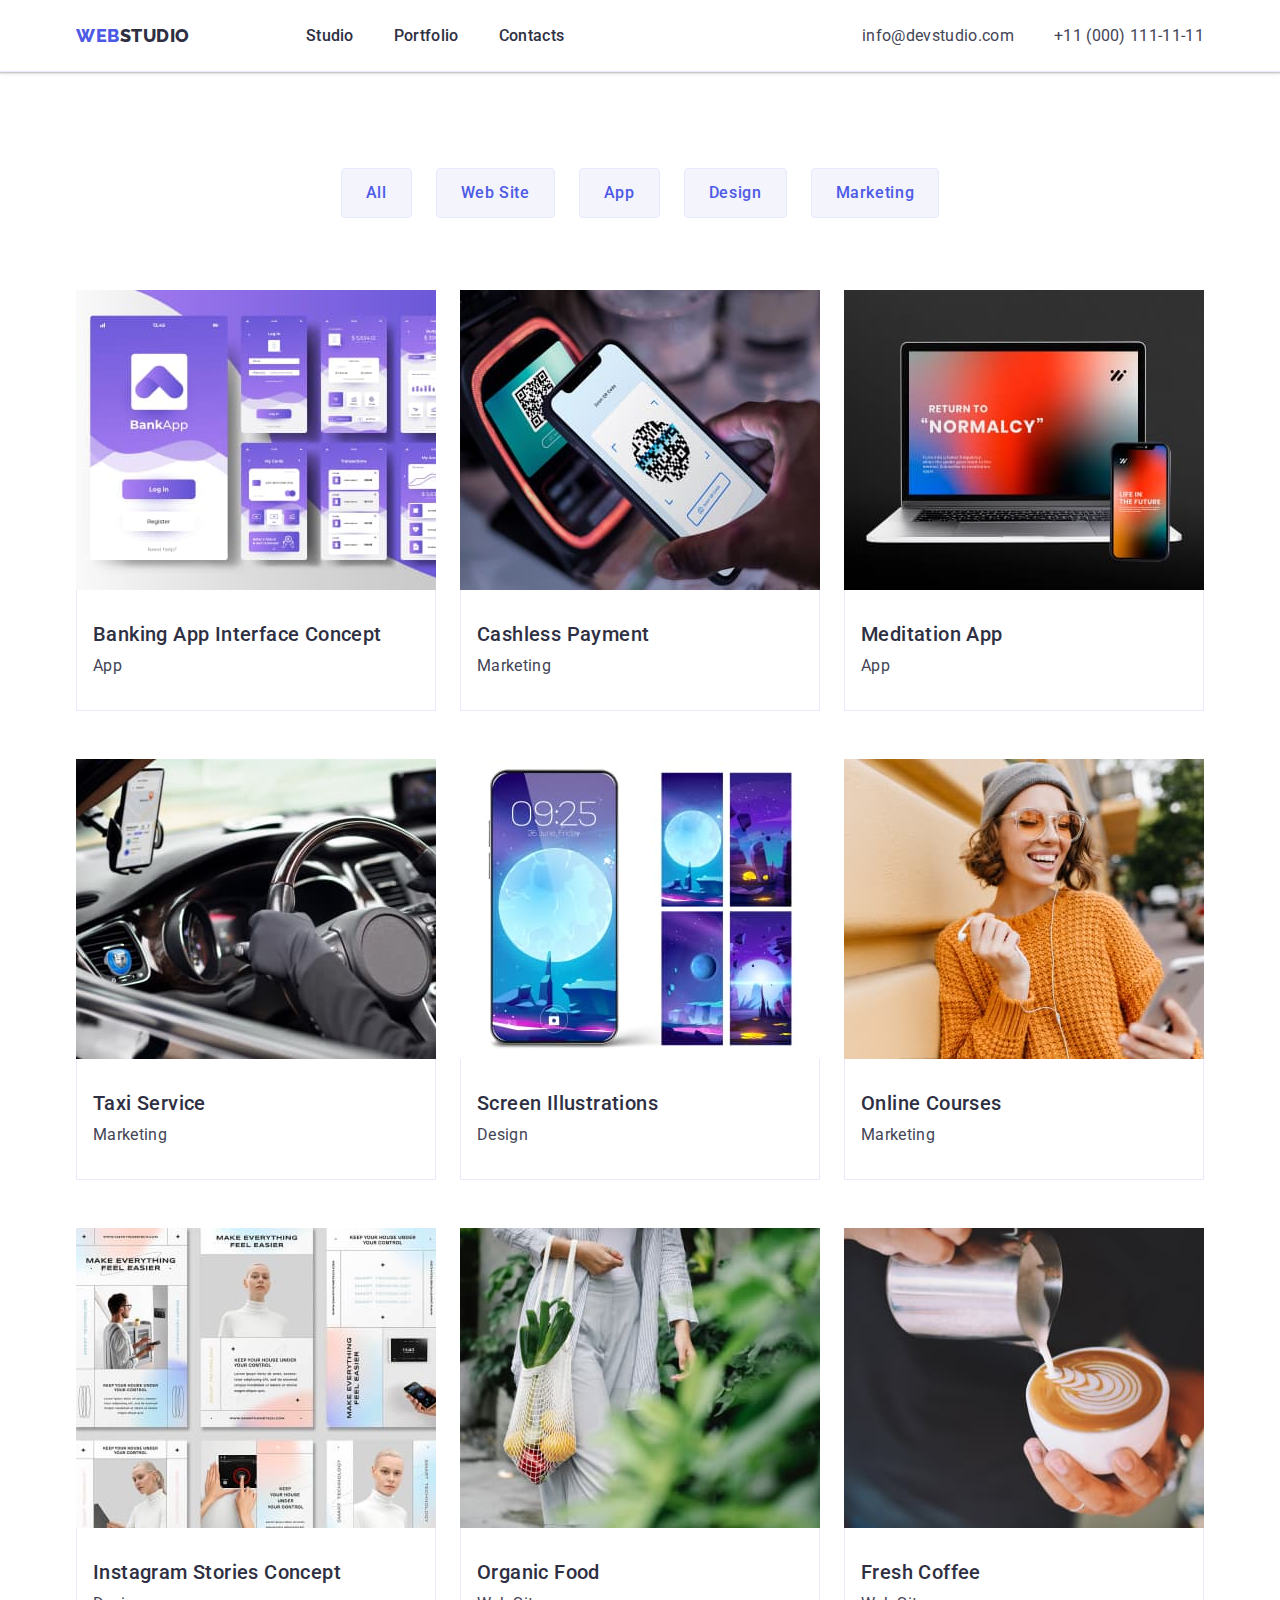
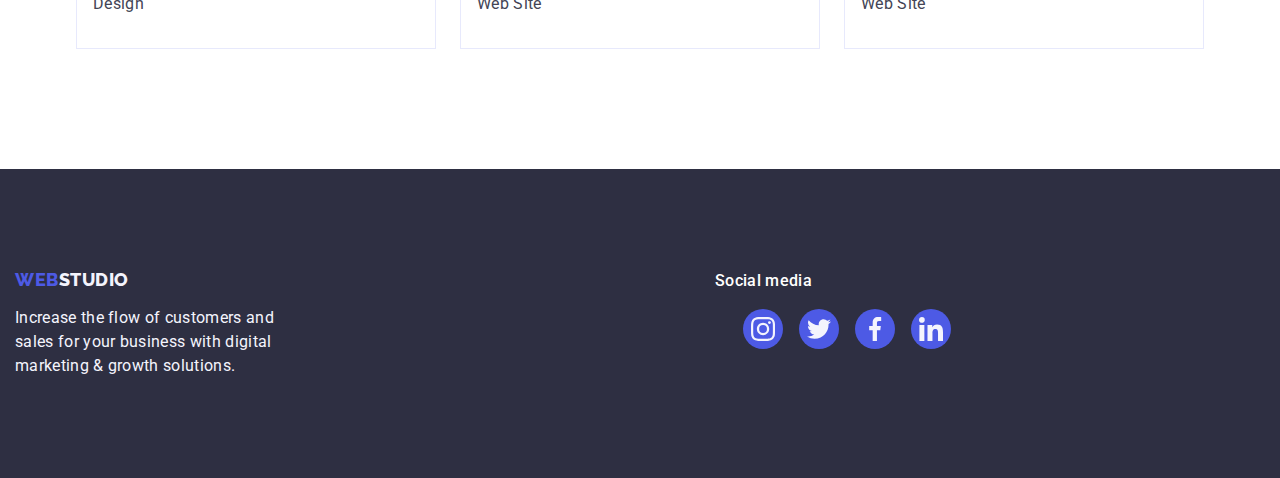
<file: portfolio.html>
<!DOCTYPE html>
<html lang="en">
  <head>
    <meta charset="UTF-8" />
    <meta name="viewport" content="width=device-width, initial-scale=1.0" />
    <link
      rel="stylesheet"
      href="https://cdnjs.cloudflare.com/ajax/libs/modern-normalize/2.0.0/modern-normalize.min.css"
      integrity="sha512-4xo8blKMVCiXpTaLzQSLSw3KFOVPWhm/TRtuPVc4WG6kUgjH6J03IBuG7JZPkcWMxJ5huwaBpOpnwYElP/m6wg=="
      crossorigin="anonymous"
      referrerpolicy="no-referrer"
    />
    <link rel="preconnect" href="https://fonts.googleapis.com" />
    <link rel="preconnect" href="https://fonts.gstatic.com" crossorigin />
    <link
      href="https://fonts.googleapis.com/css2?family=Raleway:wght@800&family=Roboto:wght@400;500;700;900&display=swap"
      rel="stylesheet"
    />
    <link rel="stylesheet" href="./css/styles.css" />
    <title>Portofolio</title>
  </head>
  <body>
    <!-- Header -->
    <header class="hero-header navbar-backround">
      <div class="navbar-align container">
        <nav class="navbar">
          <a class="logo link-nav logo-space" href="./index.html"
            >Web<span class="logo-link" style="color: #2e2f42">Studio</span></a
          >
          <ul class="list navbar-align">
            <li>
              <a class="nav-link link-nav navbar-link" href="./index.html"
                >Studio</a
              >
            </li>
            <li>
              <a class="nav-link link-nav navbar-link" href="./portfolio.html"
                >Portfolio</a
              >
            </li>
            <li>
              <a class="nav-link link-nav navbar-link" href="">Contacts</a>
            </li>
          </ul>
        </nav>
        <!-- Address -->
        <address class="address-style">
          <ul class="list hero-header-cta">
            <li>
              <a
                class="address-mail nav-link link-nav"
                href="mailto:info@devstudio.com"
                >info@devstudio.com</a
              >
            </li>
            <li>
              <a class="address-mail link-nav nav-link" href="tel:+110001111111"
                >+11 (000) 111-11-11</a
              >
            </li>
          </ul>
        </address>
      </div>
    </header>
    <main>
      <!-- button section -->
      <section class="section-portfolio">
        <div class="container">
          <h1 class="visually-hidden">Filter section</h1>
          <ul class="list filter-buttons">
            <li>
              <button
                type="button"
                class="filter-button-list link filter-button"
              >
                All
              </button>
            </li>
            <li>
              <button
                type="button"
                class="filter-button-list link filter-button"
              >
                Web Site
              </button>
            </li>
            <li>
              <button
                type="button"
                class="filter-button-list link filter-button"
              >
                App
              </button>
            </li>
            <li>
              <button
                type="button"
                class="filter-button-list link filter-button"
              >
                Design
              </button>
            </li>
            <li>
              <button
                type="button"
                class="filter-button-list link filter-button"
              >
                Marketing
              </button>
            </li>
          </ul>
          <ul class="list project-cards">
            <li class="card-content">
              <a class="link" href="">
                <img
                  class="image-b"
                  src="./images/banking-app-interface-img.jpg"
                  alt="Banking App Interface Concept"
                  width="360"
                  height="300"
                />
                <div class="card-div">
                  <h2 class="subtitle card-title">
                    Banking App Interface Concept
                  </h2>
                  <p class="content">App</p>
                </div>
              </a>
            </li>
            <li class="card-content">
              <a class="link" href="">
                <img
                  class="image-b"
                  src="./images/payment-img.jpg"
                  alt="Cashless Payment"
                  width="360"
                  height="300"
                />
                <div class="card-div">
                  <h2 class="subtitle card-title">Cashless Payment</h2>
                  <p class="content">Marketing</p>
                </div>
              </a>
            </li>
            <li class="card-content">
              <a class="link" href="">
                <img
                  class="image-b"
                  src="./images/meditation-app-img.jpg"
                  alt="Meditation App"
                  width="360"
                  height="300"
                />
                <div class="card-div">
                  <h2 class="subtitle card-title">Meditation App</h2>
                  <p class="content">App</p>
                </div>
              </a>
            </li>
            <li class="card-content">
              <a class="link" href="">
                <img
                  class="image-b"
                  src="./images/taxi-service-img.jpg"
                  alt="Taxi Service"
                  width="360"
                  height="300"
                />
                <div class="card-div">
                  <h2 class="subtitle card-title">Taxi Service</h2>
                  <p class="content">Marketing</p>
                </div>
              </a>
            </li>
            <li class="card-content">
              <a class="link" href="">
                <img
                  class="image-b"
                  src="./images/screen-illustrations-img.jpg"
                  alt="Screen Illustrations"
                  width="360"
                  height="300"
                />
                <div class="card-div">
                  <h2 class="subtitle card-title">Screen Illustrations</h2>
                  <p class="content">Design</p>
                </div>
              </a>
            </li>
            <li class="card-content">
              <a class="link" href="">
                <img
                  class="image-b"
                  src="./images/online-courses-img.jpg"
                  alt="Online Courses"
                  width="360"
                  height="300"
                />
                <div class="card-div">
                  <h2 class="subtitle card-title">Online Courses</h2>
                  <p class="content">Marketing</p>
                </div>
              </a>
            </li>
            <li class="card-content">
              <a class="link" href="">
                <img
                  class="image-b"
                  src="./images/instagram-stories-concept-img.jpg"
                  alt="Instagram Stories Concept"
                  width="360"
                  height="300"
                />
                <div class="card-div">
                  <h2 class="subtitle card-title">Instagram Stories Concept</h2>
                  <p class="content">Design</p>
                </div>
              </a>
            </li>
            <li class="card-content">
              <a class="link" href="">
                <img
                  class="image-b"
                  src="./images/organic-food-img.jpg"
                  alt="Organic Food"
                  width="360"
                  height="300"
                />
                <div class="card-div">
                  <h2 class="subtitle card-title">Organic Food</h2>
                  <p class="content">Web Site</p>
                </div>
              </a>
            </li>
            <li class="card-content">
              <a class="link" href="">
                <img
                  class="image-b"
                  src="./images/fresh-coffee-img.jpg"
                  alt="Fresh Coffee"
                  width="360"
                  height="300"
                />
                <div class="card-div">
                  <h2 class="subtitle card-title">Fresh Coffee</h2>
                  <p class="content">Web Site</p>
                </div>
              </a>
            </li>
          </ul>
        </div>
      </section>
    </main>
    <footer class="footer">
      <div class="footer-div">
        <div class="footer-div-first container">
          <a class="logo link footer-logo footer-link" href="./index.html"
            >Web<span class="logo-link" style="color: #f4f4fd">Studio</span></a
          >
          <p class="footer-paragraph">
            Increase the flow of customers and sales for your business with
            digital marketing & growth solutions.
          </p>
        </div>
        <div class="container footer-div-second">
          <p class="footer-social-media">Social media</p>
          <ul
            class="social-media-list social-media-lists footer-social-media-lists"
          >
            <li class="icon-border">
              <a class="social-media-decoration-footer" href="">
                <svg class="social-media-icon" width="24" height="24">
                  <use href="./images/icons.svg#icon-instagram"></use>
                </svg>
              </a>
            </li>
            <li class="icon-border">
              <a class="social-media-decoration-footer" href="">
                <svg class="social-media-icon" width="24" height="24">
                  <use href="./images/icons.svg#icon-twitter"></use>
                </svg>
              </a>
            </li>
            <li class="icon-border">
              <a class="social-media-decoration-footer" href="">
                <svg class="social-media-icon" width="24" height="24">
                  <use href="./images/icons.svg#icon-facebook"></use>
                </svg>
              </a>
            </li>
            <li class="icon-border">
              <a class="social-media-decoration-footer" href="">
                <svg class="social-media-icon" width="24" height="24">
                  <use href="./images/icons.svg#icon-linkedin"></use>
                </svg>
              </a>
            </li>
          </ul>
        </div>
      </div>
    </footer>
  </body>
</html>
</file>
<file: css/styles.css>
:root {
  --brand-color: #4d5ae5;
  --navy-blue: #2e2f42;
  --white-color: #FFFFFFFF;
  --drak-grey: #434455;
  --backround-white:#f4f4f4fd;
  --border-white:#e7e9fc;
  --text-font-family: "Roboto", sans-serif;
  --logo-font-family: "Raleway", sans-serif;
  --ocean-blue: #404bbf;
  --footer-white: #F4F4FD;
  --navbar-backround: #E7E9FC; 
  --logo-border: #8E8F99;
}
*{
  box-sizing: border-box;
}
*{
  margin: 0;
}
.visually-hidden{
  position: absolute;
  width: 1px;
  height: 1px;
  margin: -1px;
  border: 0;
  padding: 0;
  white-space: nowrap;
  clip-path: inset(100%);
  clip: rect(0 0 0 0);
  overflow: hidden;
}
body {
  font-family: var(--text-font-family);
  color: var(--drak-grey);
  background-color: var(--white-color);}
.container{
  width: 1158px;
  margin: 0 auto;
  padding: 0 15px;
}


.section-about-align{
  padding-top: 120px;
  padding-bottom: 120px;
}
.section-about{
  display: flex;
  justify-content: space-between;
  gap: 24px;
}
.section-about-list{
  flex-basis:calc((100% - 72px)/4);
  width: 100%;
  min-width: 264px;
}
.about-icons{
  display: flex;
  gap: 24px;
  list-style: none;
  justify-content: center;
  align-items: center;
  height: 112px;
  background-color: var(--footer-white);
  border-radius: 4px;
  margin-bottom: 8px;
}
.about-title{
  margin-bottom: 8px;
}
.section-what-are-they-doing{
  padding-bottom: 120px;
}
.section-what-are-they-doing-title{
  margin-bottom: 72px;
}
.hero-header{
  display: flex;
  justify-content: space-between;
  height: 72px;
  box-shadow: 0px 2px 1px rgba(46, 47, 66, 0.08), 0px 1px 1px rgba(46, 47, 66, 0.16), 0px 1px 6px rgba(46, 47, 66, 0.08);
  max-width: 1440px;
}

/* logo */
.logo {
  font-family: var(--logo-font-family);
  color: var(--brand-color);
  font-size: 18px;
  font-weight: 800;
  line-height: 1.17;
  letter-spacing: 0.03em;
  text-transform: uppercase;
  text decoration: none;
}
.logo-space{
  margin-right: 76px;
}
.logo-link{
  font-family: var(--logo-font-family);
  color: var(--brand-color);
  font-size: 18px;
  font-weight: 800;
  line-height: 1.17;
  letter-spacing: 0.03em;
  text-transform: uppercase;
  text decoration: none;

}
.link-nav{
  text-decoration: none;

}
.link {
    text-decoration: none;
    display: block;
}
.link:hover,
.link:focus{
  box-shadow: 0px 1px 6px rgba(46, 47, 66, 0.08), 0px 1px 1px rgba(46, 47, 66, 0.16), 0px 2px 1px rgba(46, 47, 66, 0.08);
  background-color: var(--ocean-blue);
}
/* nav section */
.navbar{
  display: flex;
  align-items: center;
}
.navbar-align{
  align-items: center;
  display: flex;
  gap: 40px;
  justify-content: space-between;
}
.navbar-backround{
  background: var(--white-color);
  border-bottom: 1px solid #e7e9fc;
}
.navbar-link{
  padding-top: 24px;
  padding-bottom: 24px;
}
.hero-header-cta{
display: flex;
gap: 40px;
}
.hero-title{
  margin: 0 auto;
  margin-bottom: 48px;
  max-width: 496px;
  text-align: center;
}

.nav-link {
  color: var(--navy-blue);
  font-size: 16px;
  font-style: normal;
  font-weight: 500;
  line-height: 1.5;
  letter-spacing: 0.02em;
  list-style: none;
  border-color: var(--border-white);
}
.nav-link:hover, 
.nav-link:focus {
  color: var(--ocean-blue);}
.list {
  color: var(--navy-blue);
  font-size: 16px;
  font-style: normal;
  font-weight: 500;
  line-height: 1.5;
  letter-spacing: 0.02em;
  list-style: none;
  text-decoration: none;
}
/* address section */
.address-mail {
  color: var(--drak-grey);
  font-size: 16px;
  font-weight: 400;
  line-height: 1.5;
  letter-spacing: 0.02em;
}
.address-style {
  font-style: normal;
}
.address:hover,
.address:focus {
  color: var(--white-color);
  background-color: var(--ocean-blue);
  
}
/*hero section */
.hero-content {
  background-image: linear-gradient(rgba(46, 47, 66, 0.70),
  rgba(46, 47, 66, 0.70)), url(../images/backround-image.jpg);
  background-size: cover;
  background-repeat: no-repeat;
  background-position: center;
  color: var(--white-color);
  padding-top: 188px;
  padding-bottom: 188px;
  flex-grow: 1;
  text-align: center;
  max-width: 1440px;
}
.hero-font {
  font-size: 56px;
  font-weight: 700;
  line-height: 1.07;
  letter-spacing: 0.02em;
  text-align: center;
}
.order-service-button {
  background-color: var(--brand-color);
  color: var(--white-color);
  border-color: rgba(0, 0, 0, 0);
  font-size: 16px;
  font-style: normal;
  font-weight: 500;
  line-height: 150%;
  letter-spacing: 0.64px;
  cursor: pointer;
  font-family: var(--text-font-family);
  border-radius: 4px;
  padding: 16px 32px;
  align-content: center;
  }
  .service-button{
    display: block;
    min-width: 169px;
    height: 56px;
    border: none;
    border-radius: 4px;
    margin: 0 auto;
  }
  
.order-service-button:hover,
.order-service-button:focus {
    color: var(--white-color);
  background-color: var(--ocean-blue);
  border-color: rgba(0, 0, 0, 0);
}
.section-doing{
  display: flex;
  gap: 24px;
}
.scetion-doing-list{
  width: calc((100%-3*16px)/3);
}
.team-section{
  padding-top: 120px;
  padding-bottom: 120px;
}
.section-our-team{
  display: flex;
  gap: 24px;
  width: 232px;
}

.section-our-team-title{
  margin-bottom: 72px;
}
.section-member{
 width: calc((100%-3*24px)/4);
  border-radius: 0px 0px 4px 4px;
  box-shadow: 0px 1px 6px rgba(46, 47, 66, 0.08), 0px 1px 1px rgba(46, 47, 66, 0.16), 0px 2px 1px rgba(46, 47, 66, 0.08);
}
.our-team-div{
  padding-top: 32px;
  padding-bottom: 32px;
}
.our-team-title{
  text-align: center;
  margin-bottom: 8px;
  

}
.social-media-list{
  display: flex;
  gap:24px;
  fill: var(--footer-white);
  list-style: none;
  justify-content: center;

}
.social-media-lists{
  width: 264px;
  margin-top: 8px;
  padding-right: 16px;
  padding-left: 16px;
}
.social-media-decoration{
  width: 100%;
  height: 100%;
  background-color: var(--brand-color);
  justify-content: center;
  align-items: center;
  display: flex;
  border-radius: 50%;
}
.social-media-decoration:hover,
.social-media-decoration:focus{
  background-color: #404bbf;
}
.social-media-decoration-footer{
  width: 100%;
  height: 100%;
  background-color: var(--brand-color);
  justify-content: center;
  align-items: center;
  display: flex;
  border-radius: 50%;
}
.social-media-decoration-footer:hover,
.social-media-decoration-footer:focus{
  background-color: #31d0aa;
}
.social-media-icon{
  fill: var(--footer-white);
}
.section-member-descripton{
  text-align: center;

}
.logo-title{
  text-align: center;
  justify-content: center;
  align-items: center;
  margin-bottom: 72px;
  font-size: 36px;
  line-height: 1.11;
  color: var(--navy-blue);

}
.logo-section{
  width: 1158px;
  background-color: var(--white-color);
  padding: 120px 0 120px;
}
.logo-section-list{
  display: flex;
  list-style: none;
  gap: 24px;
  padding: 0;
}
.logo-list{
  width: calc((100% - 120px)/6);
  height: 88px;
}
.logo-links{
  width: 100%;
  height: 100%;
  border: 1px solid var(--logo-border);
  border-radius: 4px;
  align-items: center;
  display: flex;
  justify-content: center;
  color: var(--logo-border);
}
.logo-links:hover,
.logo-links:focus{
  border-color: var(--ocean-blue);
  color: var(--ocean-blue);
}
.logo-svg{
  fill: currentColor;
}
/* portfolio */
.section-portfolio{
padding-top: 96px; 
padding-bottom: 120px;
}
.filter-button-list {
  color: var(--brand-color);
  background-color: var(--footer-white);
  font-size: 16px;
  font-style: normal;
  font-weight: 500;
  line-height: 1.5;
  letter-spacing: 0.04em;
  cursor: pointer;
  font-family: var(--text-font-family);
  list-style: none;
  border: none;
}
.filter-button-list:hover {
  color: var(--white-color);
  background-color: var(--ocean-blue);
  border: 1px solid transparent;
  box-shadow: 0px 3px 1px rgba(0, 0, 0, 0.1), 0px 2px 1px rgba(0, 0, 0, 0.08), 0px 2px 2px rgba(0, 0, 0, 0.12);
  
}
.filter-button-list:focus {
  color: var(--white-color);
  background-color: var(--ocean-blue);
  border: 1px solid transparent;
  box-shadow: 0px 3px 1px rgba(0, 0, 0, 0.1), 0px 2px 1px rgba(0, 0, 0, 0.08), 0px 2px 2px rgba(0, 0, 0, 0.12);
}
.filter-buttons{
  display: flex;
  justify-content: center;
  margin-bottom: 72px;
  gap: 24px;
  padding: 0;
}
.filter-button{
  padding-top: 12px;
  padding-bottom: 12px;
  padding-left: 24px; 
  padding-right: 24px;
  border: 1px solid var(--navbar-backround);
  border-radius: 4px;
}
.project-cards{
display: flex;
flex-wrap: wrap;
column-gap: 24px;
row-gap: 48px;
padding: 0;
}
.card-content{
  flex-basis: calc((100% - 48px) / 3);
}
.card-div{
  padding: 32px 16px;
  border: 1px solid #e7e9fc;
  border-top: none;
}
.card-title{
  margin-bottom: 8px;
}
/* title, subtitle, content */
.header {
  color: var(--navy-blue);
  font-size: 36px;
  font-style: normal;
  font-weight: 700;
  line-height: 1.11;
  letter-spacing: 0.02em;
  text-transform: capitalize;
  text-align: center;}
.white-header {
color: var(--backround-white);
}
.white-backround-color-header {
  background-color: var(--footer-white);
}
.backround-white { 
  background-color: var(--white-color);
}
.image-b{
  display: block;
}
.subtitle {
  color: var(--navy-blue);
  font-size: 20px;
  font-style: normal;
  font-weight: 500;
  line-height: 1.2;
  letter-spacing: 0.02em;
}
.content {
  color: var(--drak-grey);
  font-size: 16px;
  font-style: normal;
  font-weight: 400;
  line-height: 1.5;
  letter-spacing: 0.02em;
  letter-spacing: 0.32px;
}
.footer {
    background-color: var(--navy-blue);
    padding-top: 100px;
    padding-bottom: 100px;
}
.footer-paragraph {
  color: var(--footer-white);
  font-size: 16px;
font-style: normal;
font-weight: 400;
line-height: 1.5;
letter-spacing: 0.02em;
max-width: 264px;
}
.footer-logo{
  margin-bottom: 17.5px;

}
.footer-link{
  display: inline-block;
  margin-bottom: 16px;
}
.footer-social-media{
  color: var(--white-color);
  font-weight: 500;
  font-size: 16px;
  line-height: 1.5;
  letter-spacing: 0.02em;
  margin-bottom: 16px
}
.footer-social-media-lists{
  gap: 16px;
  
}
.footer-div{
  display: flex;
  align-items: baseline;
}
.footer-div-second{
  
}
.footer-div-first{
  margin-right: 120px;
}
.icon-border{
  width: 40px; 
  height: 40px;
}
</file>
